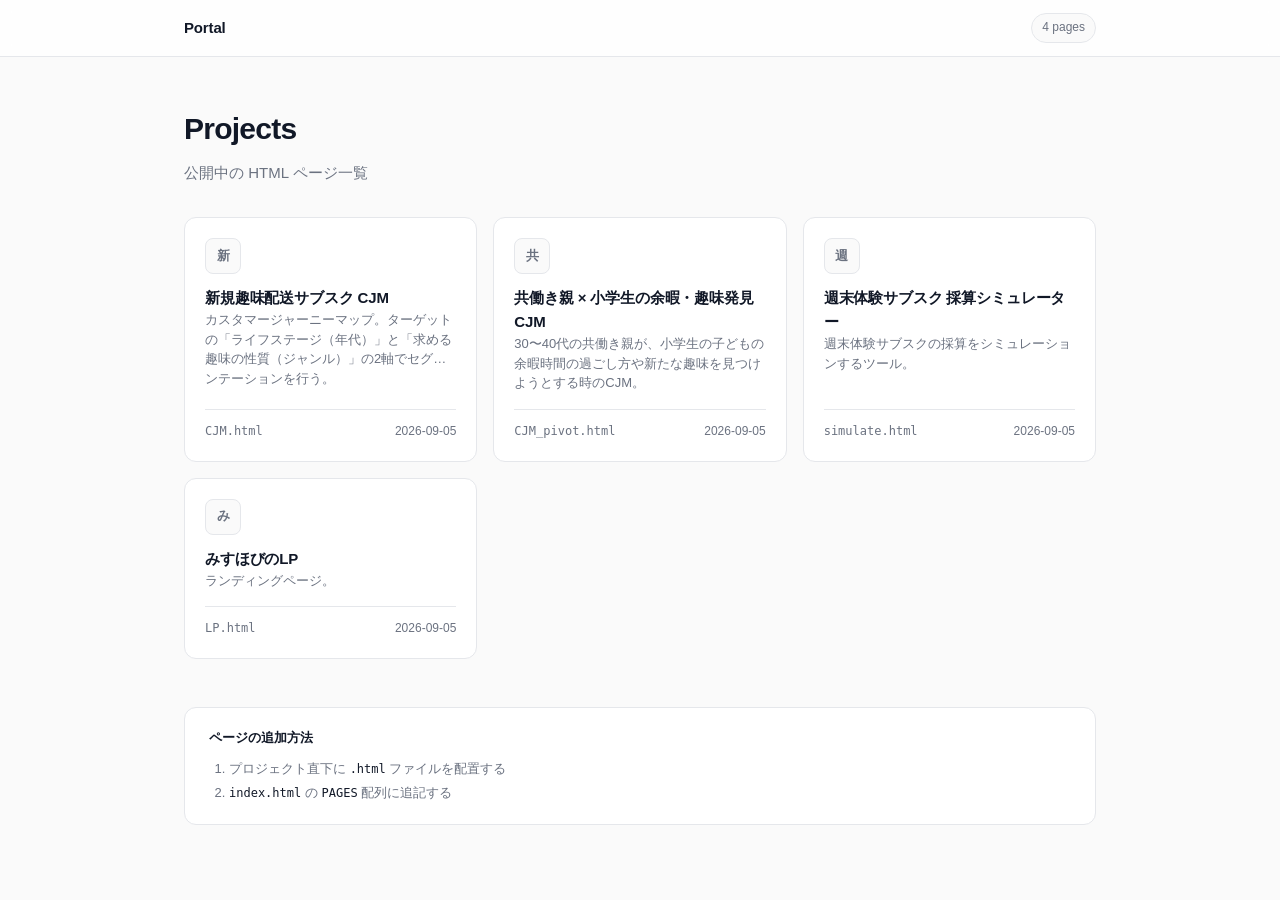
<file: index.html>
<!DOCTYPE html>
<html lang="ja">
<head>
  <meta charset="UTF-8">
  <meta name="viewport" content="width=device-width, initial-scale=1.0">
  <title>Portal</title>
  <style>
    *, *::before, *::after { box-sizing: border-box; margin: 0; padding: 0; }

    :root {
      --bg: #fafafa;
      --surface: #ffffff;
      --border: #e5e7eb;
      --border-hover: #d1d5db;
      --text: #111827;
      --muted: #6b7280;
      --accent: #2563eb;
      --radius: 12px;
    }

    body {
      font-family: -apple-system, BlinkMacSystemFont, "Segoe UI", Roboto, Helvetica, Arial, sans-serif;
      background: var(--bg);
      color: var(--text);
      min-height: 100vh;
      line-height: 1.6;
      -webkit-font-smoothing: antialiased;
    }

    .topbar {
      position: sticky;
      top: 0;
      z-index: 10;
      background: rgba(255, 255, 255, 0.8);
      backdrop-filter: blur(8px);
      border-bottom: 1px solid var(--border);
    }

    .topbar-inner {
      max-width: 960px;
      margin: 0 auto;
      padding: 0 24px;
      height: 56px;
      display: flex;
      align-items: center;
      justify-content: space-between;
    }

    .brand {
      font-size: 0.9375rem;
      font-weight: 600;
      color: var(--text);
      text-decoration: none;
      letter-spacing: -0.01em;
    }

    .badge {
      font-size: 0.75rem;
      font-weight: 500;
      color: var(--muted);
      background: var(--bg);
      border: 1px solid var(--border);
      padding: 4px 10px;
      border-radius: 9999px;
    }

    .container {
      max-width: 960px;
      margin: 0 auto;
      padding: 48px 24px 64px;
    }

    .page-header {
      margin-bottom: 32px;
    }

    .page-header h1 {
      font-size: 1.875rem;
      font-weight: 600;
      letter-spacing: -0.025em;
      color: var(--text);
    }

    .page-header p {
      margin-top: 8px;
      font-size: 0.9375rem;
      color: var(--muted);
    }

    .grid {
      display: grid;
      grid-template-columns: repeat(auto-fill, minmax(280px, 1fr));
      gap: 16px;
    }

    .card {
      display: flex;
      flex-direction: column;
      background: var(--surface);
      border: 1px solid var(--border);
      border-radius: var(--radius);
      padding: 20px;
      text-decoration: none;
      color: inherit;
      transition: border-color 0.15s, box-shadow 0.15s;
    }

    .card:hover {
      border-color: var(--border-hover);
      box-shadow: 0 4px 12px rgba(0, 0, 0, 0.05);
    }

    .card-top {
      display: flex;
      align-items: flex-start;
      justify-content: space-between;
      gap: 12px;
      margin-bottom: 12px;
    }

    .card-icon {
      width: 36px;
      height: 36px;
      border-radius: 8px;
      background: var(--bg);
      border: 1px solid var(--border);
      display: flex;
      align-items: center;
      justify-content: center;
      font-size: 0.8125rem;
      font-weight: 600;
      color: var(--muted);
      flex-shrink: 0;
    }

    .card-arrow {
      color: var(--muted);
      opacity: 0;
      transition: opacity 0.15s, transform 0.15s;
      flex-shrink: 0;
    }

    .card:hover .card-arrow {
      opacity: 1;
      transform: translate(2px, -2px);
    }

    .card-arrow svg { width: 16px; height: 16px; display: block; }

    .card-title {
      font-size: 0.9375rem;
      font-weight: 600;
      color: var(--text);
      letter-spacing: -0.01em;
    }

    .card-desc {
      flex: 1;
      font-size: 0.8125rem;
      color: var(--muted);
      line-height: 1.5;
      display: -webkit-box;
      -webkit-line-clamp: 3;
      -webkit-box-orient: vertical;
      overflow: hidden;
    }

    .card-footer {
      margin-top: 16px;
      padding-top: 12px;
      border-top: 1px solid var(--border);
      display: flex;
      align-items: center;
      justify-content: space-between;
      gap: 8px;
    }

    .card-file {
      font-size: 0.75rem;
      font-family: ui-monospace, "SF Mono", "Cascadia Code", monospace;
      color: var(--muted);
      overflow: hidden;
      text-overflow: ellipsis;
      white-space: nowrap;
    }

    .card-date {
      font-size: 0.75rem;
      color: var(--muted);
      flex-shrink: 0;
    }

    .empty {
      grid-column: 1 / -1;
      text-align: center;
      padding: 64px 24px;
      background: var(--surface);
      border: 1px dashed var(--border);
      border-radius: var(--radius);
    }

    .empty p {
      font-size: 0.9375rem;
      color: var(--muted);
    }

    .empty code {
      display: inline-block;
      margin-top: 12px;
      padding: 2px 8px;
      background: var(--bg);
      border: 1px solid var(--border);
      border-radius: 6px;
      font-size: 0.8125rem;
      font-family: ui-monospace, "SF Mono", monospace;
      color: var(--text);
    }

    .hint {
      margin-top: 48px;
      padding: 20px 24px;
      background: var(--surface);
      border: 1px solid var(--border);
      border-radius: var(--radius);
    }

    .hint-title {
      font-size: 0.8125rem;
      font-weight: 600;
      color: var(--text);
      margin-bottom: 8px;
    }

    .hint ol {
      padding-left: 1.25rem;
      font-size: 0.8125rem;
      color: var(--muted);
      line-height: 1.8;
    }

    .hint code {
      font-family: ui-monospace, "SF Mono", monospace;
      font-size: 0.75rem;
      color: var(--text);
    }

    @media (max-width: 640px) {
      .container { padding: 32px 16px 48px; }
      .grid { grid-template-columns: 1fr; }
    }
  </style>
</head>
<body>
  <header class="topbar">
    <div class="topbar-inner">
      <a class="brand" href="./">Portal</a>
      <span class="badge" id="page-count">— pages</span>
    </div>
  </header>

  <main class="container">
    <header class="page-header">
      <h1>Projects</h1>
      <p>公開中の HTML ページ一覧</p>
    </header>

    <div id="portal" class="grid"></div>

    <aside class="hint">
      <div class="hint-title">ページの追加方法</div>
      <ol>
        <li>プロジェクト直下に <code>.html</code> ファイルを配置する</li>
        <li><code>index.html</code> の <code>PAGES</code> 配列に追記する</li>
      </ol>
    </aside>
  </main>

  <script>
    // ========================================
    // ページを追加するときはここに追記するだけ
    // file: プロジェクト直下の HTML ファイル名
    // title: 表示名
    // description: 説明（省略可）
    // date: 作成日 YYYY-MM-DD（省略可）
    // ========================================
    const PAGES = [
      // { file: "example.html", title: "サンプルページ", description: "動作確認用", date: "2026-09-05" },
      { file: "CJM.html", title: "新規趣味配送サブスク CJM", description: "カスタマージャーニーマップ。ターゲットの「ライフステージ（年代）」と「求める趣味の性質（ジャンル）」の2軸でセグメンテーションを行う。", date: "2026-09-05" },
      { file: "CJM_pivot.html", title: "共働き親 × 小学生の余暇・趣味発見 CJM", description: "30〜40代の共働き親が、小学生の子どもの余暇時間の過ごし方や新たな趣味を見つけようとする時のCJM。", date: "2026-09-05" },
      { file: "simulate.html", title: "週末体験サブスク 採算シミュレーター", description: "週末体験サブスクの採算をシミュレーションするツール。", date: "2026-09-05" },
      { file: "LP.html", title: "みすほびのLP", description: "ランディングページ。", date: "2026-09-05" },
    ];

    const portal = document.getElementById("portal");
    const pageCount = document.getElementById("page-count");

    function initial(name) {
      return name.charAt(0).toUpperCase();
    }

    if (PAGES.length === 0) {
      portal.innerHTML = `
        <div class="empty">
          <p>まだページが登録されていません</p>
          <code>PAGES</code> 配列に追加してください
        </div>`;
      pageCount.textContent = "0 pages";
    } else {
      portal.innerHTML = PAGES.map(({ file, title, description, date }) => `
        <a class="card" href="${file}">
          <div class="card-top">
            <div class="card-icon">${initial(title)}</div>
            <div class="card-arrow">
              <svg viewBox="0 0 24 24" fill="none" stroke="currentColor" stroke-width="2"><path stroke-linecap="round" stroke-linejoin="round" d="M7 17L17 7M17 7H7M17 7v10"/></svg>
            </div>
          </div>
          <div class="card-title">${title}</div>
          ${description ? `<div class="card-desc">${description}</div>` : ""}
          <div class="card-footer">
            <span class="card-file">${file}</span>
            ${date ? `<span class="card-date">${date}</span>` : ""}
          </div>
        </a>
      `).join("");
      pageCount.textContent = `${PAGES.length} pages`;
    }
  </script>
</body>
</html>
</file>
